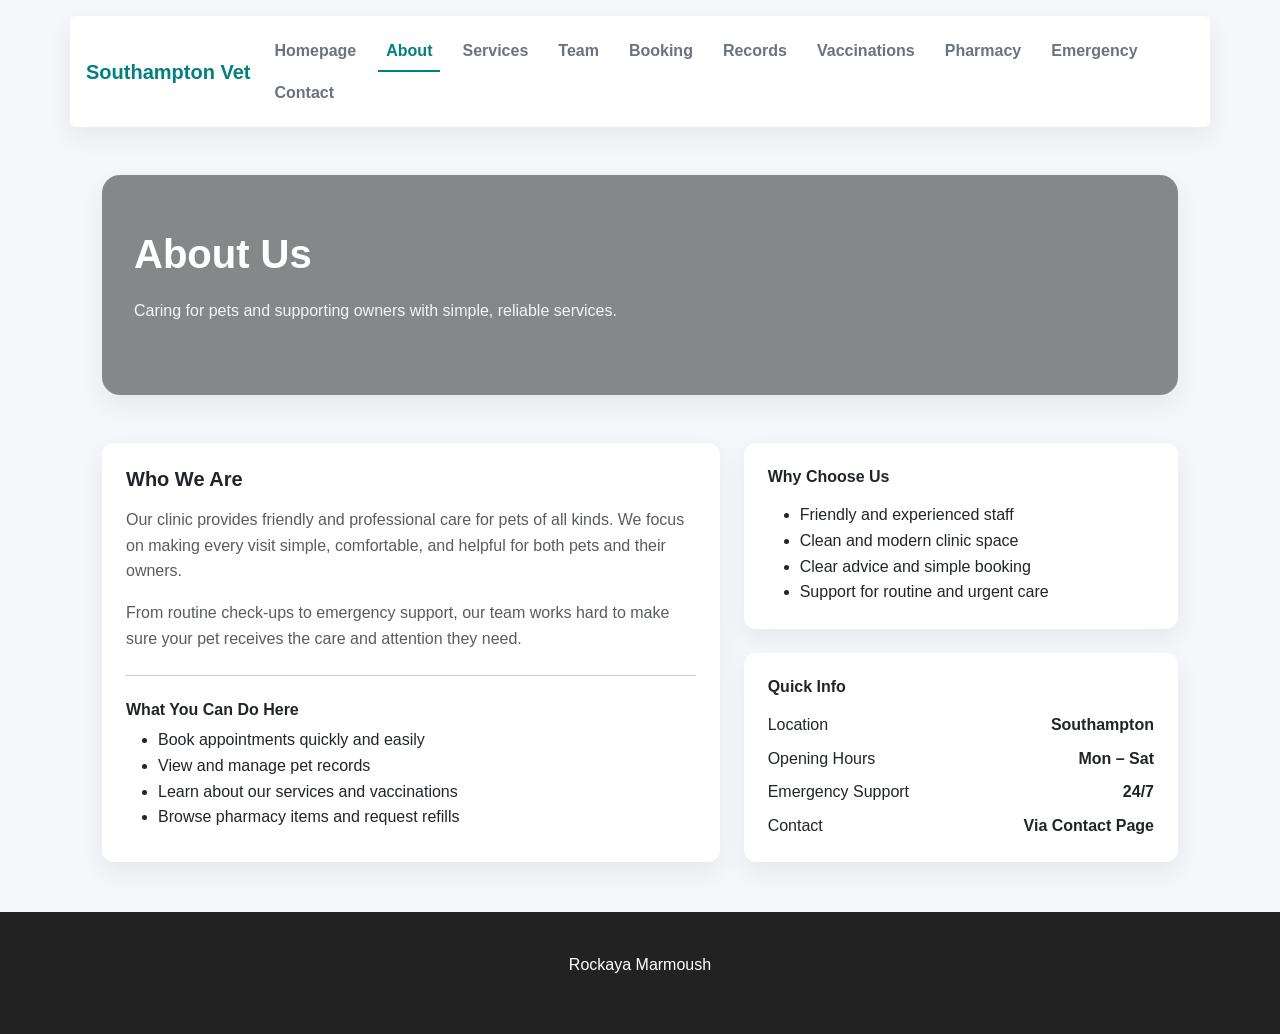
<file: about.html>
<!DOCTYPE html>
<html lang="en">
<head>
    <meta charset="UTF-8">
    <meta name="viewport" content="width=device-width, initial-scale=1.0">
    <title>About | Southampton Veterinary Clinic</title>
    <link href="https://cdn.jsdelivr.net/npm/bootstrap@5.3.3/dist/css/bootstrap.min.css" rel="stylesheet" crossorigin="anonymous">
    <link rel="stylesheet" href="style.css">
</head>
<body>
<nav class="navbar navbar-expand-lg navbar-light container bg-white rounded shadow-soft my-3 px-3">
  <div class="container-fluid px-0">
    <a class="navbar-brand fw-bold" href="index.html">
      Southampton Vet
    </a>

    <button class="navbar-toggler" type="button"
      data-bs-toggle="collapse" data-bs-target="#mainNav"
      aria-controls="mainNav" aria-expanded="false" aria-label="Toggle navigation">
      <span class="navbar-toggler-icon"></span>
    </button>

    <div class="collapse navbar-collapse" id="mainNav">
      <ul class="navbar-nav ms-auto flex-wrap">
        <li class="nav-item"><a class="nav-link" href="index.html">Homepage</a></li>
        <li class="nav-item"><a class="nav-link active" href="about.html">About</a></li>
        <li class="nav-item"><a class="nav-link" href="services.html">Services</a></li>
        <li class="nav-item"><a class="nav-link" href="team.html">Team</a></li>
        <li class="nav-item"><a class="nav-link" href="booking.html">Booking</a></li>
        <li class="nav-item"><a class="nav-link" href="records.html">Records</a></li>
        <li class="nav-item"><a class="nav-link" href="vaccinations.html">Vaccinations</a></li>
        <li class="nav-item"><a class="nav-link" href="pharmacy.html">Pharmacy</a></li>
        <li class="nav-item"><a class="nav-link" href="emergency.html">Emergency</a></li>
        <li class="nav-item"><a class="nav-link" href="contact.html">Contact</a></li>
      </ul>
    </div>
  </div>
</nav>

<main class="container my-5">

  <div class="page-banner" style="--banner-url: url('https://images.unsplash.com/photo-1618053448701-5220304dc9ae?q=80&w=1480&auto=format&fit=crop&ixlib=rb-4.1.0&ixid=M3wxMjA3fDB8MHxwaG90by1wYWdlfHx8fGVufDB8fHx8fA%3D%3D');">
    <div class="page-banner-inner">
      <h1>About Us</h1>
      <p>Caring for pets and supporting owners with simple, reliable services.</p>
    </div>
  </div>

  <section class="row g-4">

    <div class="col-12 col-lg-7">
      <div class="card shadow-soft border-0 h-100">
        <div class="card-body p-4">
          <h2 class="h5 fw-semibold mb-3">Who We Are</h2>
          <p class="text-muted">
            Our clinic provides friendly and professional care for pets of all kinds.
            We focus on making every visit simple, comfortable, and helpful for both
            pets and their owners.
          </p>
          <p class="text-muted mb-0">
            From routine check-ups to emergency support, our team works hard to make
            sure your pet receives the care and attention they need.
          </p>

          <hr class="my-4" />

          <h2 class="h6 fw-semibold mb-2">What You Can Do Here</h3>
          <ul class="mb-0">
            <li>Book appointments quickly and easily</li>
            <li>View and manage pet records</li>
            <li>Learn about our services and vaccinations</li>
            <li>Browse pharmacy items and request refills</li>
          </ul>
        </div>
      </div>
    </div>

    <div class="col-12 col-lg-5">
      <div class="d-grid gap-4">

        <div class="card shadow-soft border-0">
          <div class="card-body p-4">
            <h3 class="h6 fw-semibold mb-3">Why Choose Us</h3>
            <ul class="mb-0">
              <li>Friendly and experienced staff</li>
              <li>Clean and modern clinic space</li>
              <li>Clear advice and simple booking</li>
              <li>Support for routine and urgent care</li>
            </ul>
          </div>
        </div>

        <div class="card shadow-soft border-0">
          <div class="card-body p-4">
            <h3 class="h6 fw-semibold mb-3">Quick Info</h3>
            <div class="d-flex justify-content-between mb-2">
              <span>Location</span>
              <span class="fw-semibold">Southampton</span>
            </div>
            <div class="d-flex justify-content-between mb-2">
              <span>Opening Hours</span>
              <span class="fw-semibold">Mon – Sat</span>
            </div>
            <div class="d-flex justify-content-between mb-2">
              <span>Emergency Support</span>
              <span class="fw-semibold">24/7</span>
            </div>
            <div class="d-flex justify-content-between">
              <span>Contact</span>
              <span class="fw-semibold">Via Contact Page</span>
            </div>
          </div>
        </div>

      </div>
    </div>

  </section>

</main>


<footer>
    <p>Rockaya Marmoush</p>
</footer>
<script src="https://cdn.jsdelivr.net/npm/bootstrap@5.3.3/dist/js/bootstrap.bundle.min.js" crossorigin="anonymous"></script>
<script src="main.js"></script>
<script src="transitions.js"></script>
</body>
</html>
</file>
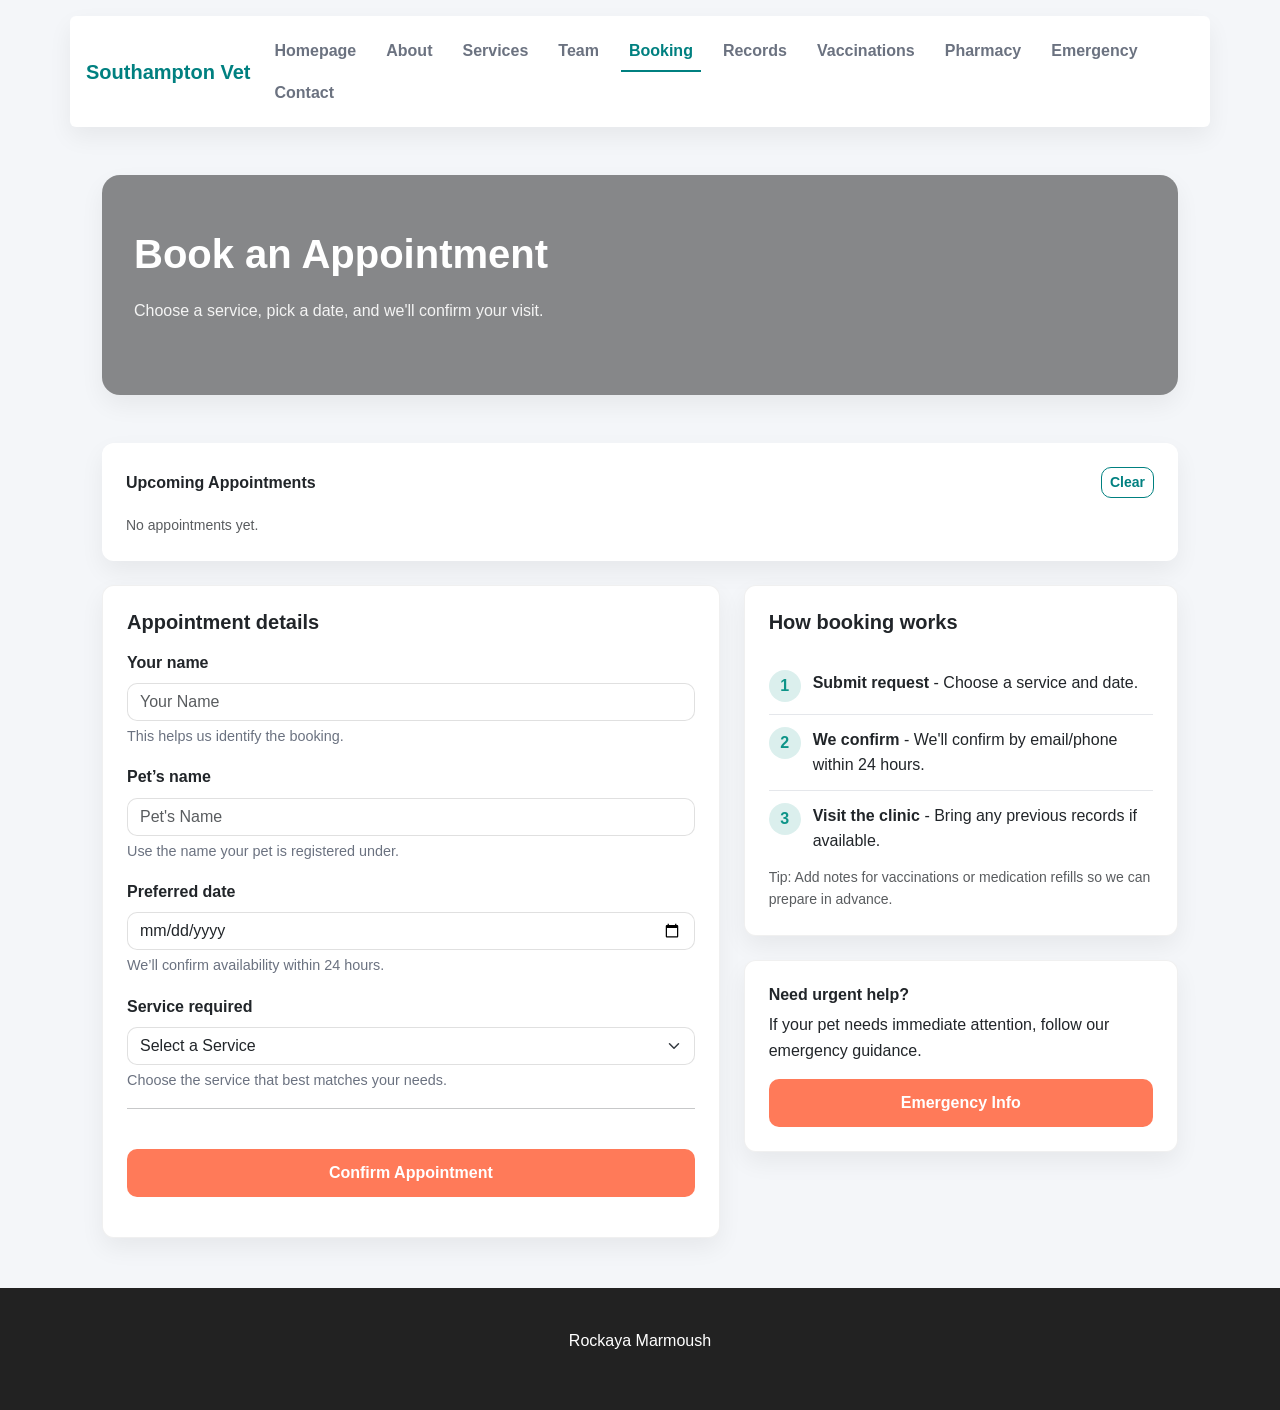
<file: booking.html>
<!DOCTYPE html>
<html lang="en">
<head>
    <meta charset="UTF-8">
    <meta name="viewport" content="width=device-width, initial-scale=1.0">
    <title>Booking | Southampton Veterinary Clinic</title>
    <link href="https://cdn.jsdelivr.net/npm/bootstrap@5.3.3/dist/css/bootstrap.min.css" rel="stylesheet" crossorigin="anonymous">
    <link rel="stylesheet" href="style.css">
</head>
<body>
<nav class="navbar navbar-expand-lg navbar-light container bg-white rounded shadow-soft my-3 px-3">
  <div class="container-fluid px-0">
    <a class="navbar-brand fw-bold" href="index.html">
      Southampton Vet
    </a>

    <button class="navbar-toggler" type="button"
      data-bs-toggle="collapse" data-bs-target="#mainNav"
      aria-controls="mainNav" aria-expanded="false" aria-label="Toggle navigation">
      <span class="navbar-toggler-icon"></span>
    </button>

    <div class="collapse navbar-collapse" id="mainNav">
      <ul class="navbar-nav ms-auto flex-wrap">
        <li class="nav-item"><a class="nav-link" href="index.html">Homepage</a></li>
        <li class="nav-item"><a class="nav-link" href="about.html">About</a></li>
        <li class="nav-item"><a class="nav-link" href="services.html">Services</a></li>
        <li class="nav-item"><a class="nav-link" href="team.html">Team</a></li>
        <li class="nav-item"><a class="nav-link active" href="booking.html">Booking</a></li>
        <li class="nav-item"><a class="nav-link" href="records.html">Records</a></li>
        <li class="nav-item"><a class="nav-link" href="vaccinations.html">Vaccinations</a></li>
        <li class="nav-item"><a class="nav-link" href="pharmacy.html">Pharmacy</a></li>
        <li class="nav-item"><a class="nav-link" href="emergency.html">Emergency</a></li>
        <li class="nav-item"><a class="nav-link" href="contact.html">Contact</a></li>
      </ul>
    </div>
  </div>
</nav>
<main class="container my-5">
  <div class="page-banner" style="--banner-url: url('https://images.unsplash.com/photo-1763568258146-327135593012?q=80&w=1002&auto=format&fit=crop&ixlib=rb-4.1.0&ixid=M3wxMjA3fDB8MHxwaG90by1wYWdlfHx8fGVufDB8fHx8fA%3D%3D');">
    <div class="page-banner-inner">
      <h1>Book an Appointment</h1>
      <p>Choose a service, pick a date, and we'll confirm your visit.</p>
    </div>
  </div>
  <div class="my-4"></div>
  <div class="card shadow-soft border-0">
    <div class="card-body p-4">
      <div class="d-flex align-items-center justify-content-between flex-wrap gap-2">
      <h2 class="h6 fw-semibold mb-0">Upcoming Appointments</h2>
      <button id="clearBookingsBtn" class="btn btn-outline-danger btn-sm">Clear</button>
    </div>

    <div id="bookingsList" class="mt-3 text-muted small">
      No appointments yet.
    </div>
    </div>
  </div>

  <div class="my-4"></div>
  
    <div class="row g-4 align-items-start">
      <div class="col-12 col-lg-7">
        <form id="bookingForm" class="card shadow-soft p-4">
            <h2 class="h5 fw-semibold mb-3">Appointment details</h2>
            <div class="mb-3">
            <label for="ownerName" class="form-label fw-semibold mb-2">Your name</label>
            <input type="text" id="ownerName" class="form-control" placeholder="Your Name" required>
            <div class="form-text mt-1">This helps us identify the booking.</div>
            </div>
            <div class="mb-3">
            <label for="petName" class="form-label fw-semibold mb-2">Pet’s name</label>
            <input type="text" id="petName" class="form-control" placeholder="Pet's Name" required>
            <div class="form-text mt-1">Use the name your pet is registered under.</div>
            </div>
            <div class="mb-3">
            <label for="appointmentDate" class="form-label fw-semibold mb-2">Preferred date</label>
            <input type="date" id="appointmentDate" class="form-control" required>
            <div class="form-text mt-1">We’ll confirm availability within 24 hours.</div>
            </div>
            <div class="mb-3">
            <label for="serviceType" class="form-label fw-semibold mb-2">Service required</label>
            <select id="serviceType" class="form-select" required>
                <option value="" disabled selected>Select a Service</option>
                <option value="checkup">General Check-up</option>
                <option value="vaccination">Vaccination</option>
                <option value="surgery">Surgery</option>
                <option value="dental care">Dental Care</option>
                <option value="pharmacy">Pharmacy</option>
                <option value="emergency care">Emergency Care</option>
            </select>
            <div class="form-text mt-1">Choose the service that best matches your needs.</div>
            <hr class="my-3">
            </div>
            <button type="submit" class="btn btn-primary w-100 mt-2">Confirm Appointment</button>
            <div id="formFeedback" class="mt-3"></div>
        </form>
      </div>
      <div class="col-12 col-lg-5 d-flex flex-column gap-4">
        <div class="card shadow-soft p-4">

          <h2 class="h5 fw-semibold mb-4">How booking works</h2>
          <ol class="booking-steps">
            <li>
              <span class="step-number">1</span>
              <div>
                <strong>Submit request</strong> - Choose a service and date.
              </div>
            </li>
            <li>
              <span class="step-number">2</span>
              <div>
                <strong>We confirm</strong> - We'll confirm by email/phone within 24 hours.
              </div>
            </li>
            <li>
              <span class="step-number">3</span>
              <div>
                <strong>Visit the clinic</strong> - Bring any previous records if available.
              </div>
            </li>
          </ol>
          <p class="small text-muted mb-0">Tip: Add notes for vaccinations or medication refills so we can prepare in advance.</p>
        </div>
        <div class="card shadow-soft p-4">
          <h3 class="h6 fw-semibold mb-2">Need urgent help?</h3>
          <p class="mb-3">If your pet needs immediate attention, follow our emergency guidance.</p>
          <a href="emergency.html" class="btn btn-primary w-100">Emergency Info</a>
        </div>
      </div>
    </div>
</main>
<footer>
    <p>Rockaya Marmoush</p>
</footer>
<script src="https://cdn.jsdelivr.net/npm/bootstrap@5.3.3/dist/js/bootstrap.bundle.min.js" crossorigin="anonymous"></script>
<script src="main.js"></script>
<script src="transitions.js"></script>
</body>
</html>
</file>
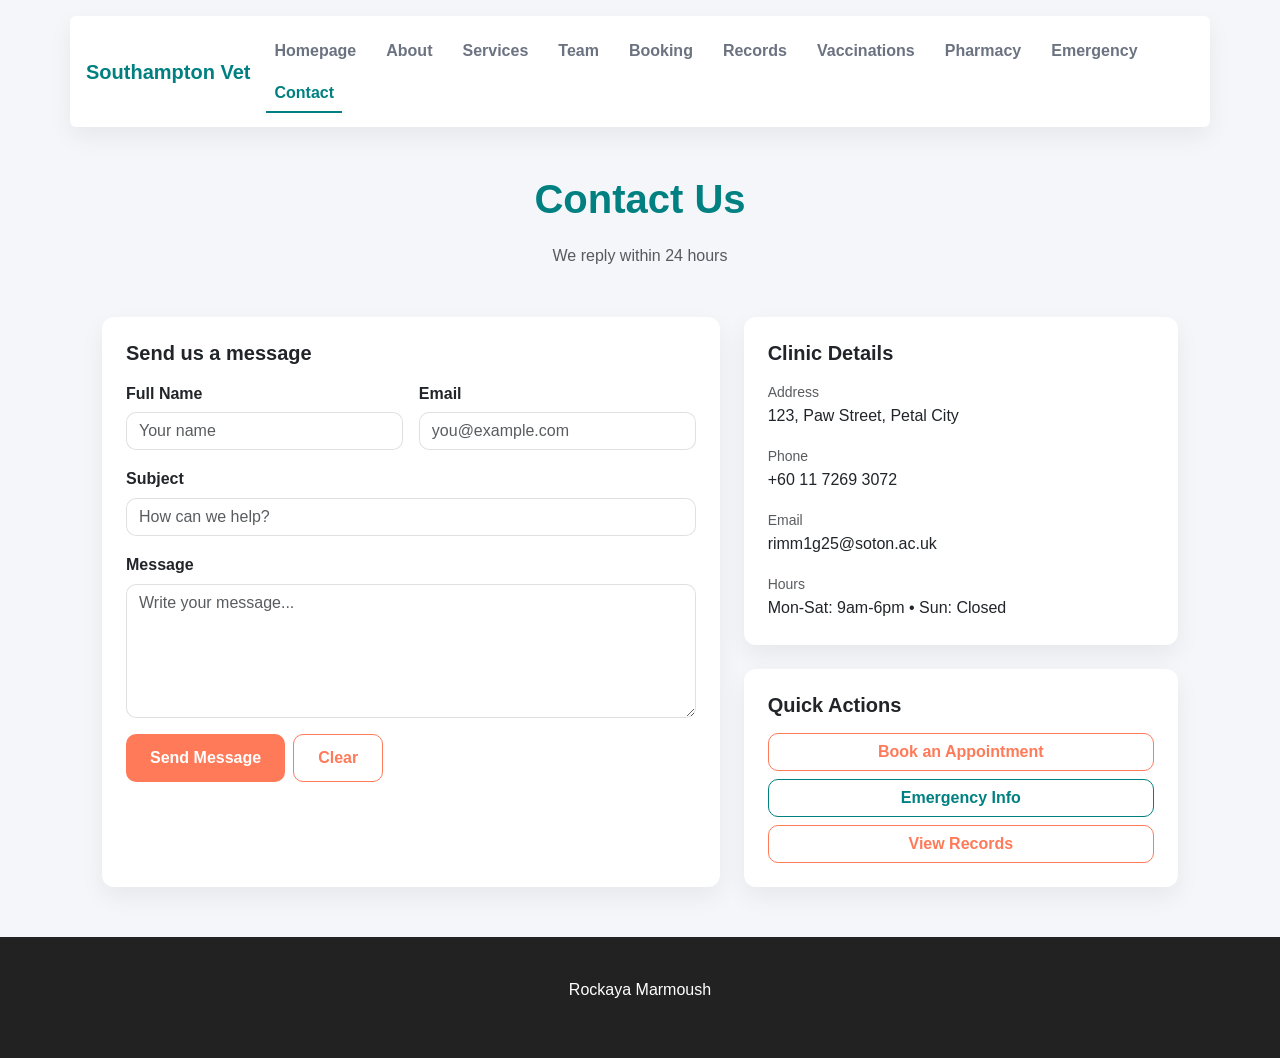
<file: contact.html>
<!DOCTYPE html>
<html lang="en">
<head>
    <meta charset="UTF-8">
    <meta name="viewport" content="width=device-width, initial-scale=1.0">
    <title>Contact | Southampton Veterinary Clinic</title>
    <link href="https://cdn.jsdelivr.net/npm/bootstrap@5.3.3/dist/css/bootstrap.min.css" rel="stylesheet" crossorigin="anonymous">
    <link rel="stylesheet" href="style.css">
</head>
<body class="contact-page">
<nav class="navbar navbar-expand-lg navbar-light container bg-white rounded shadow-soft my-3 px-3">
  <div class="container-fluid px-0">
    <a class="navbar-brand fw-bold" href="index.html">
      Southampton Vet
    </a>

    <button class="navbar-toggler" type="button"
      data-bs-toggle="collapse" data-bs-target="#mainNav"
      aria-controls="mainNav" aria-expanded="false" aria-label="Toggle navigation">
      <span class="navbar-toggler-icon"></span>
    </button>

    <div class="collapse navbar-collapse" id="mainNav">
      <ul class="navbar-nav ms-auto flex-wrap">
        <li class="nav-item"><a class="nav-link" href="index.html">Homepage</a></li>
        <li class="nav-item"><a class="nav-link" href="about.html">About</a></li>
        <li class="nav-item"><a class="nav-link" href="services.html">Services</a></li>
        <li class="nav-item"><a class="nav-link" href="team.html">Team</a></li>
        <li class="nav-item"><a class="nav-link" href="booking.html">Booking</a></li>
        <li class="nav-item"><a class="nav-link" href="records.html">Records</a></li>
        <li class="nav-item"><a class="nav-link" href="vaccinations.html">Vaccinations</a></li>
        <li class="nav-item"><a class="nav-link" href="pharmacy.html">Pharmacy</a></li>
        <li class="nav-item"><a class="nav-link" href="emergency.html">Emergency</a></li>
        <li class="nav-item"><a class="nav-link active" href="contact.html">Contact</a></li>
      </ul>
    </div>
  </div>
</nav>

<main class="container my-5 contact-page">
  <section class="text-center mb-5">
    <h1 class="fw-bold">Contact Us</h1>
    <p class="text-muted mb-0">We reply within 24 hours</p>
  </section>

  <section class="row g-4 align-items-stretch">
    <div class="col-12 col-lg-7">
      <div class="card shadow-soft border-0 h-100">
        <div class="card-body p-4">
          <h5 class="fw-semibold mb-3">Send us a message</h5>
          <form id="contactForm">
            <div class="row g-3">
              <div class="col-12 col-md-6">
                <label for="contactName" class="form-label">Full Name</label>
                <input type="text" class="form-control" id="contactName" placeholder="Your name" required>
              </div>
              <div class="col-12 col-md-6">
                <label for="contactEmail" class="form-label">Email</label>
                <input type="email" class="form-control" id="contactEmail" placeholder="you@example.com" required>
              </div>
              <div class="col-12">
                <label for="contactSubject" class="form-label">Subject</label>
                <input type="text" class="form-control" id="contactSubject" placeholder="How can we help?" required>
              </div>
              <div class="col-12">
                <label for="contactMessage" class="form-label">Message</label>
                <textarea class="form-control" id="contactMessage" rows="5" placeholder="Write your message..." required></textarea>
              </div>
              <div class="col-12 d-flex gap-2 flex-wrap">
                <button type="submit" class="btn btn-primary px-4">Send Message</button>
                <button type="reset" class="btn btn-outline-secondary px-4">Clear</button>
                <div id="contactFeedback" class="ms-auto small text-muted"></div>
              </div>
            </div>
          </form>
        </div>
      </div>
    </div>
    <div class="col-12 col-lg-5">
      <div class="d-grid gap-4">
        <div class="card shadow-soft border-0">
          <div class="card-body p-4">
            <h5 class="fw-semibold mb-3">Clinic Details</h5>
            <div class="mb-3">
              <div class="text-muted small">Address</div>
              <div class="fw-medium">123, Paw Street, Petal City</div>
            </div>
            <div class="mb-3">
              <div class="text-muted small">Phone</div>
              <div class="fw-medium">+60 11 7269 3072</div>
            </div>
            <div class="mb-3">
              <div class="text-muted small">Email</div>
              <div class="fw-medium">rimm1g25@soton.ac.uk</div>
            </div>
            <div class="mb-0">
              <div class="text-muted small">Hours</div>
              <div class="fw-medium">Mon-Sat: 9am-6pm • Sun: Closed</div>
            </div>
          </div>
        </div>
          <div class="card shadow-soft border-0">
            <div class="card-body p-4">
              <h5 class="fw-semibold mb-3">Quick Actions</h5>
              <div class="d-grid gap-2">
                <a href="booking.html" class="btn btn-outline-primary">Book an Appointment</a>
                <a href="emergency.html" class="btn btn-outline-danger">Emergency Info</a>
                <a href="records.html" class="btn btn-outline-secondary">View Records</a>
              </div> 
            </div>
          </div>
        </div>
      </div>
    </div>
  </section>
</main>

<footer>
    <p>Rockaya Marmoush</p>
</footer>
<script src="https://cdn.jsdelivr.net/npm/bootstrap@5.3.3/dist/js/bootstrap.bundle.min.js" crossorigin="anonymous"></script>
<script src="main.js"></script>
<script src="transitions.js"></script>
</body>
</html>
</file>
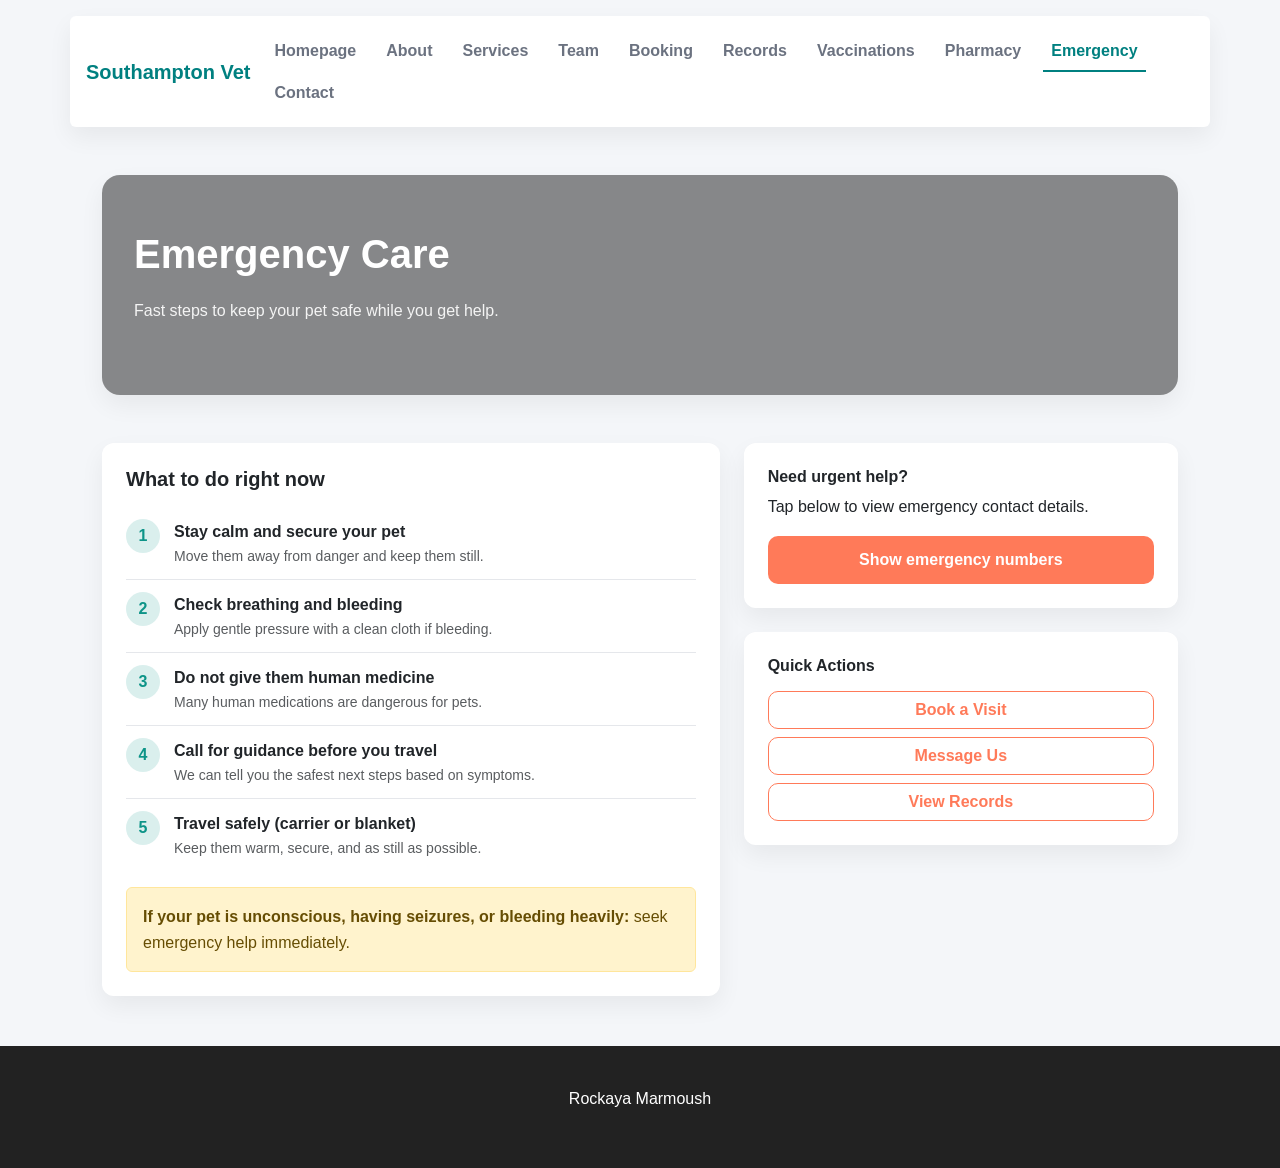
<file: emergency.html>
<!DOCTYPE html>
<html lang="en">
<head>
    <meta charset="UTF-8">
    <meta name="viewport" content="width=device-width, initial-scale=1.0">
    <title>Emergency | Southampton Veterinary Clinic</title>
    <link href="https://cdn.jsdelivr.net/npm/bootstrap@5.3.3/dist/css/bootstrap.min.css" rel="stylesheet" crossorigin="anonymous">
    <link rel="stylesheet" href="style.css">
</head>
<body>
<nav class="navbar navbar-expand-lg navbar-light container bg-white rounded shadow-soft my-3 px-3">
  <div class="container-fluid px-0">
    <a class="navbar-brand fw-bold" href="index.html">
      Southampton Vet
    </a>

    <button class="navbar-toggler" type="button"
      data-bs-toggle="collapse" data-bs-target="#mainNav"
      aria-controls="mainNav" aria-expanded="false" aria-label="Toggle navigation">
      <span class="navbar-toggler-icon"></span>
    </button>

    <div class="collapse navbar-collapse" id="mainNav">
      <ul class="navbar-nav ms-auto flex-wrap">
        <li class="nav-item"><a class="nav-link" href="index.html">Homepage</a></li>
        <li class="nav-item"><a class="nav-link" href="about.html">About</a></li>
        <li class="nav-item"><a class="nav-link" href="services.html">Services</a></li>
        <li class="nav-item"><a class="nav-link" href="team.html">Team</a></li>
        <li class="nav-item"><a class="nav-link" href="booking.html">Booking</a></li>
        <li class="nav-item"><a class="nav-link" href="records.html">Records</a></li>
        <li class="nav-item"><a class="nav-link" href="vaccinations.html">Vaccinations</a></li>
        <li class="nav-item"><a class="nav-link" href="pharmacy.html">Pharmacy</a></li>
        <li class="nav-item"><a class="nav-link active" href="emergency.html">Emergency</a></li>
        <li class="nav-item"><a class="nav-link" href="contact.html">Contact</a></li>
      </ul>
    </div>
  </div>
</nav>

<main class="container my-5 emergency-page">
      <div class="page-banner" style="--banner-url: url('https://images.unsplash.com/photo-1645081795900-c6d49d95af90?q=80&w=1171&auto=format&fit=crop&ixlib=rb-4.1.0&ixid=M3wxMjA3fDB8MHxwaG90by1wYWdlfHx8fGVufDB8fHx8fA%3D%3D');">
      <div class="page-banner-inner">
        <h1>Emergency Care</h1>
        <p>Fast steps to keep your pet safe while you get help.</p>
      </div>
      </div>

<section class="row g-4 align-items-start">
    <div class="col-12 col-lg-7 ">
        <div class="card shadow-soft border-0">
            <div class="card-body p-4">
                <h2 class="h5 fw-semibold mb-3">What to do right now</h2>
                <ol class="emergency-steps">
                    <li>
                        <span class="step-dot">1</span>
                        <div>
                            <strong>Stay calm and secure your pet</strong>
                            <div class="text-muted small">Move them away from danger and keep them still.</div>
                        </div>
                    </li>
                    <li>
                        <span class="step-dot">2</span>
                        <div>
                            <strong>Check breathing and bleeding</strong>
                            <div class="text-muted small">Apply gentle pressure with a clean cloth if bleeding.</div>
                        </div>
                    </li>
                    <li>
                        <span class="step-dot">3</span>
                        <div>
                            <strong>Do not give them human medicine</strong>
                            <div class="text-muted small">Many human medications are dangerous for pets.</div>
                        </div>
                    </li>
                    <li>
                        <span class="step-dot">4</span>
                        <div>
                            <strong>Call for guidance before you travel</strong>
                            <div class="text-muted small">We can tell you the safest next steps based on symptoms.</div>
                        </div>
                    </li>
                    <li>
                        <span class="step-dot">5</span>
                        <div>
                            <strong>Travel safely (carrier or blanket)</strong>
                            <div class="text-muted small">Keep them warm, secure, and as still as possible.</div>
                        </div>
                    </li>
                </ol>

                <div class="alert alert-warning mb-0 mt-3">
                    <strong>If your pet is unconscious, having seizures, or bleeding heavily:</strong>
                    seek emergency help immediately.
                </div>

            </div>
        </div>
    </div>

    <div class="col-12 col-lg-5">
        <div class="d-grid gap-4 emergency-sticky">
            <div class="card shadow-soft border-0">
                <div class="card-body p-4">
                    <h3 class="h6 fw-semibold mb-2">Need urgent help?</h3>
                    <p class="mb-3">Tap below to view emergency contact details.</p>

                    <button id="toggleNumbers" class="btn btn-primary w-100">Show emergency numbers</button>

                    <div id="emergencyNumbers" class="mt-3 d-none">
                        <div class="small text-muted">Clinic Phone</div>
                        <div class="fw-semibold mb-2">+60 12-345 6789</div>
                        <div class="small text-muted">After-hours</div>
                        <div class="fw-semibold">+60 11-222 3333</div>
                    </div>
                </div>
            </div>

    <div class="card shadow-soft border-0">
        <div class="card-body p-4">
            <h3 class="h6 fw-semibold mb-3">Quick Actions</h3>

            <div class="d-grid gap-2">
                <a href="booking.html" class="btn btn-outline-primary">Book a Visit</a>
                <a href="contact.html" class="btn btn-outline-secondary">Message Us</a>
                <a href="records.html" class="btn btn-outline-primary">View Records</a>
            </div>
        </div>
    </div>

        </div>
    </div>

</section>
</main>

<footer>
    <p>Rockaya Marmoush</p>
</footer>
<script src="https://cdn.jsdelivr.net/npm/bootstrap@5.3.3/dist/js/bootstrap.bundle.min.js" crossorigin="anonymous"></script>
<script src="main.js"></script>
<script src="transitions.js"></script>
</body>
</html>
</file>
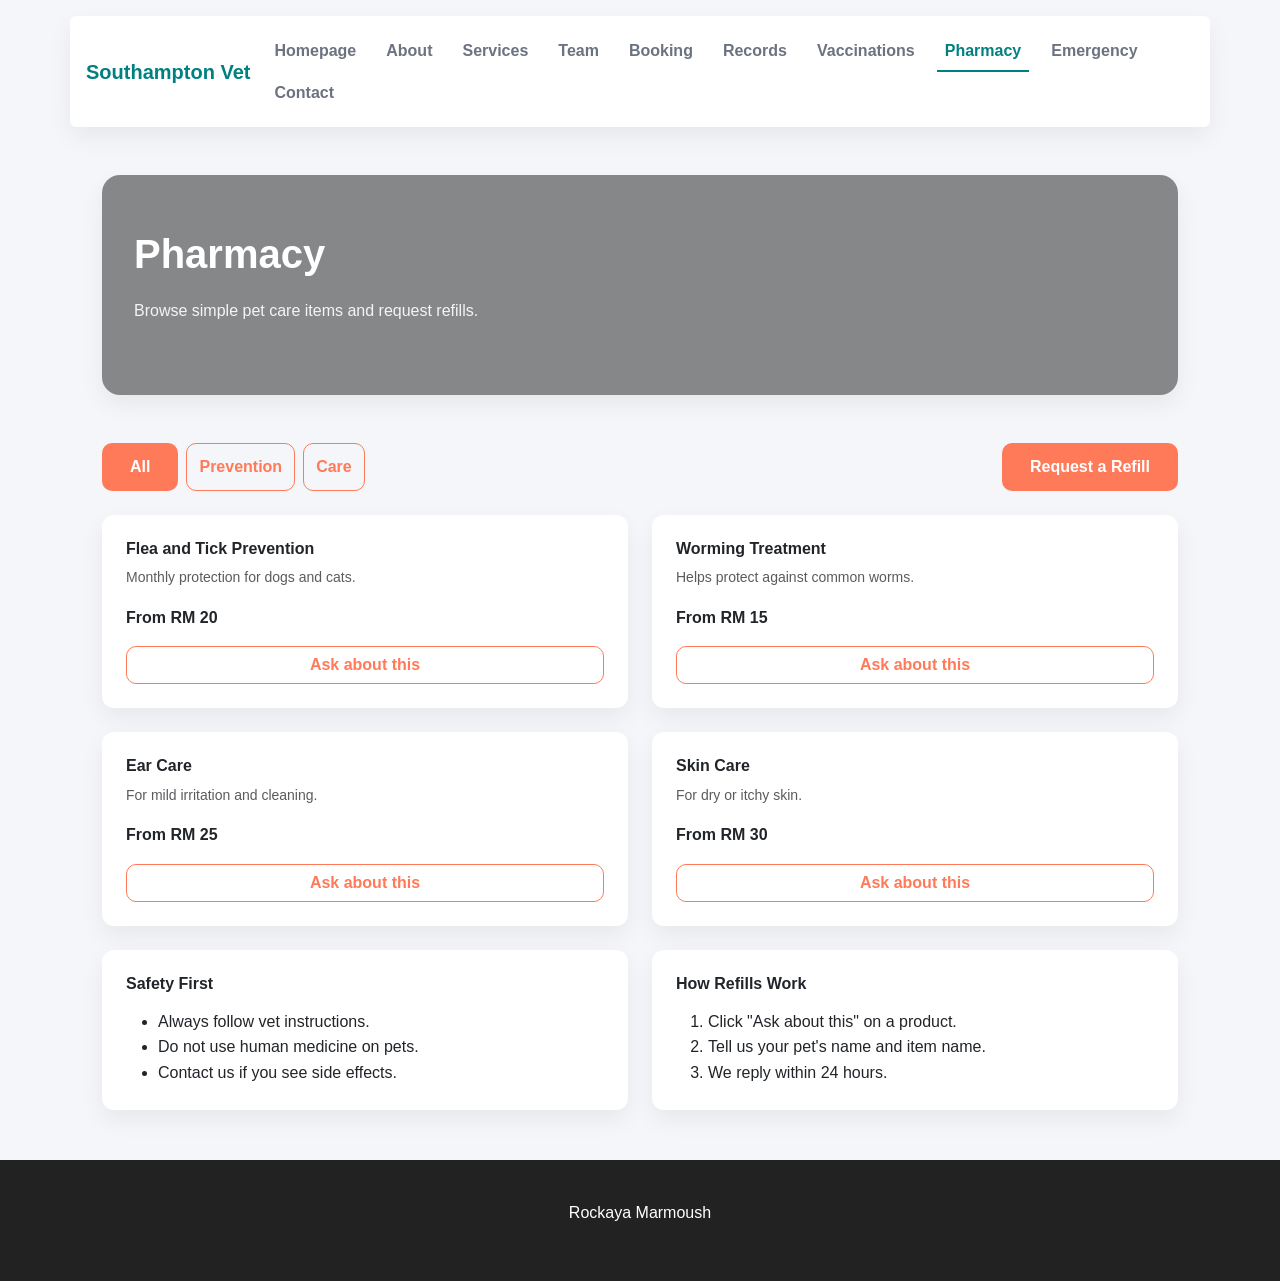
<file: pharmacy.html>
<!DOCTYPE html>
<html lang="en">
<head>
    <meta charset="UTF-8">
    <meta name="viewport" content="width=device-width, initial-scale=1.0">
    <title>Pharmacy | Southampton Veterinary Clinic</title>
    <link href="https://cdn.jsdelivr.net/npm/bootstrap@5.3.3/dist/css/bootstrap.min.css" rel="stylesheet" crossorigin="anonymous">
    <link rel="stylesheet" href="style.css">
</head>
<body>
<nav class="navbar navbar-expand-lg navbar-light container bg-white rounded shadow-soft my-3 px-3">
  <div class="container-fluid px-0">
    <a class="navbar-brand fw-bold" href="index.html">
      Southampton Vet
    </a>

    <button class="navbar-toggler" type="button"
      data-bs-toggle="collapse" data-bs-target="#mainNav"
      aria-controls="mainNav" aria-expanded="false" aria-label="Toggle navigation">
      <span class="navbar-toggler-icon"></span>
    </button>

    <div class="collapse navbar-collapse" id="mainNav">
      <ul class="navbar-nav ms-auto flex-wrap">
        <li class="nav-item"><a class="nav-link" href="index.html">Homepage</a></li>
        <li class="nav-item"><a class="nav-link" href="about.html">About</a></li>
        <li class="nav-item"><a class="nav-link" href="services.html">Services</a></li>
        <li class="nav-item"><a class="nav-link" href="team.html">Team</a></li>
        <li class="nav-item"><a class="nav-link" href="booking.html">Booking</a></li>
        <li class="nav-item"><a class="nav-link" href="records.html">Records</a></li>
        <li class="nav-item"><a class="nav-link" href="vaccinations.html">Vaccinations</a></li>
        <li class="nav-item"><a class="nav-link active" href="pharmacy.html">Pharmacy</a></li>
        <li class="nav-item"><a class="nav-link" href="emergency.html">Emergency</a></li>
        <li class="nav-item"><a class="nav-link" href="contact.html">Contact</a></li>
      </ul>
    </div>
  </div>
</nav>

<main class="container my-5">
  <div class="page-banner" style="--banner-url: url('https://images.unsplash.com/photo-1631549916768-4119b2e5f926?q=80&w=1479&auto=format&fit=crop&ixlib=rb-4.1.0&ixid=M3wxMjA3fDB8MHxwaG90by1wYWdlfHx8fGVufDB8fHx8fA%3D%3D');">
    <div class="page-banner-inner">
      <h1>Pharmacy</h1>
      <p>Browse simple pet care items and request refills.</p>
    </div>
  </div>

  <div class="d-flex flex-wrap gap-2 mb-4">
    <button id="phAll" class="btn btn-primary">All</button>
    <button id="phPrev" class="btn btn-outline-primary">Prevention</button>
    <button id="phCare" class="btn btn-outline-primary">Care</button>
    <a href="contact.html" class="btn btn-primary ms-lg-auto">Request a Refill</a>
  </div>

  <section class="row g-4">
    <div class="col-12 col-md-6 pharmacy-item" data-cat="prev">
      <div class="card shadow-soft border-0 h-100">
        <div class="card-body p-4 d-flex flex-column">
          <h2 class="h6 fw-semibold">Flea and Tick Prevention</h2>
          <p class="text-muted small">Monthly protection for dogs and cats.</p>
          <div class="fw-bold mb-3">From RM 20</div>
          <a href="contact.html" class="btn btn-outline-primary w-100 mt-auto">Ask about this</a>
        </div>
      </div>
    </div>

    <div class="col-12 col-md-6 pharmacy-item" data-cat="prev">
      <div class="card shadow-soft border-0 h-100">
        <div class="card-body p-4 d-flex flex-column">
          <h2 class="h6 fw-semibold">Worming Treatment</h2>
          <p class="text-muted small">Helps protect against common worms.</p>
          <div class="fw-bold mb-3">From RM 15</div>
          <a href="contact.html" class="btn btn-outline-primary w-100 mt-auto">Ask about this</a>
        </div>
      </div>
    </div>

    <div class="col-12 col-md-6 pharmacy-item" data-cat="care">
      <div class="card shadow-soft border-0 h-100">
        <div class="card-body p-4 d-flex flex-column">
          <h2 class="h6 fw-semibold">Ear Care</h2>
          <p class="text-muted small">For mild irritation and cleaning.</p>
          <div class="fw-bold mb-3">From RM 25</div>
          <a href="contact.html" class="btn btn-outline-primary w-100 mt-auto">Ask about this</a>
        </div>
      </div>
    </div>

    <div class="col-12 col-md-6 pharmacy-item" data-cat="care">
      <div class="card shadow-soft border-0 h-100">
        <div class="card-body p-4 d-flex flex-column">
          <h2 class="h6 fw-semibold">Skin Care</h2>
          <p class="text-muted small">For dry or itchy skin.</p>
          <div class="fw-bold mb-3">From RM 30</div>
          <a href="contact.html" class="btn btn-outline-primary w-100 mt-auto">Ask about this</a>
        </div>
      </div>
    </div>

    <div class="col-12 col-md-6">
      <div class="card shadow-soft border-0 h-100">
        <div class="card-body p-4">
          <h3 class="h6 fw-semibold mb-3">Safety First</h3>
          <ul class="mb-0">
            <li>Always follow vet instructions.</li>
            <li>Do not use human medicine on pets.</li>
            <li>Contact us if you see side effects.</li>
          </ul>
        </div>
      </div>
    </div>

    <div class="col-12 col-md-6">
      <div class="card shadow-soft border-0 h-100">
        <div class="card-body p-4">
          <h3 class="h6 fw-semibold mb-3">How Refills Work</h3>
          <ol class="mb-0">
            <li>Click "Ask about this" on a product.</li>
            <li>Tell us your pet's name and item name.</li>
            <li>We reply within 24 hours.</li>
          </ol>
        </div>
      </div>
    </div>

  </section>
</main>

<footer>
    <p>Rockaya Marmoush</p>
</footer>
<script src="https://cdn.jsdelivr.net/npm/bootstrap@5.3.3/dist/js/bootstrap.bundle.min.js" crossorigin="anonymous"></script>
<script src="main.js"></script>
<script src="transitions.js"></script>
</body>
</html>
</file>
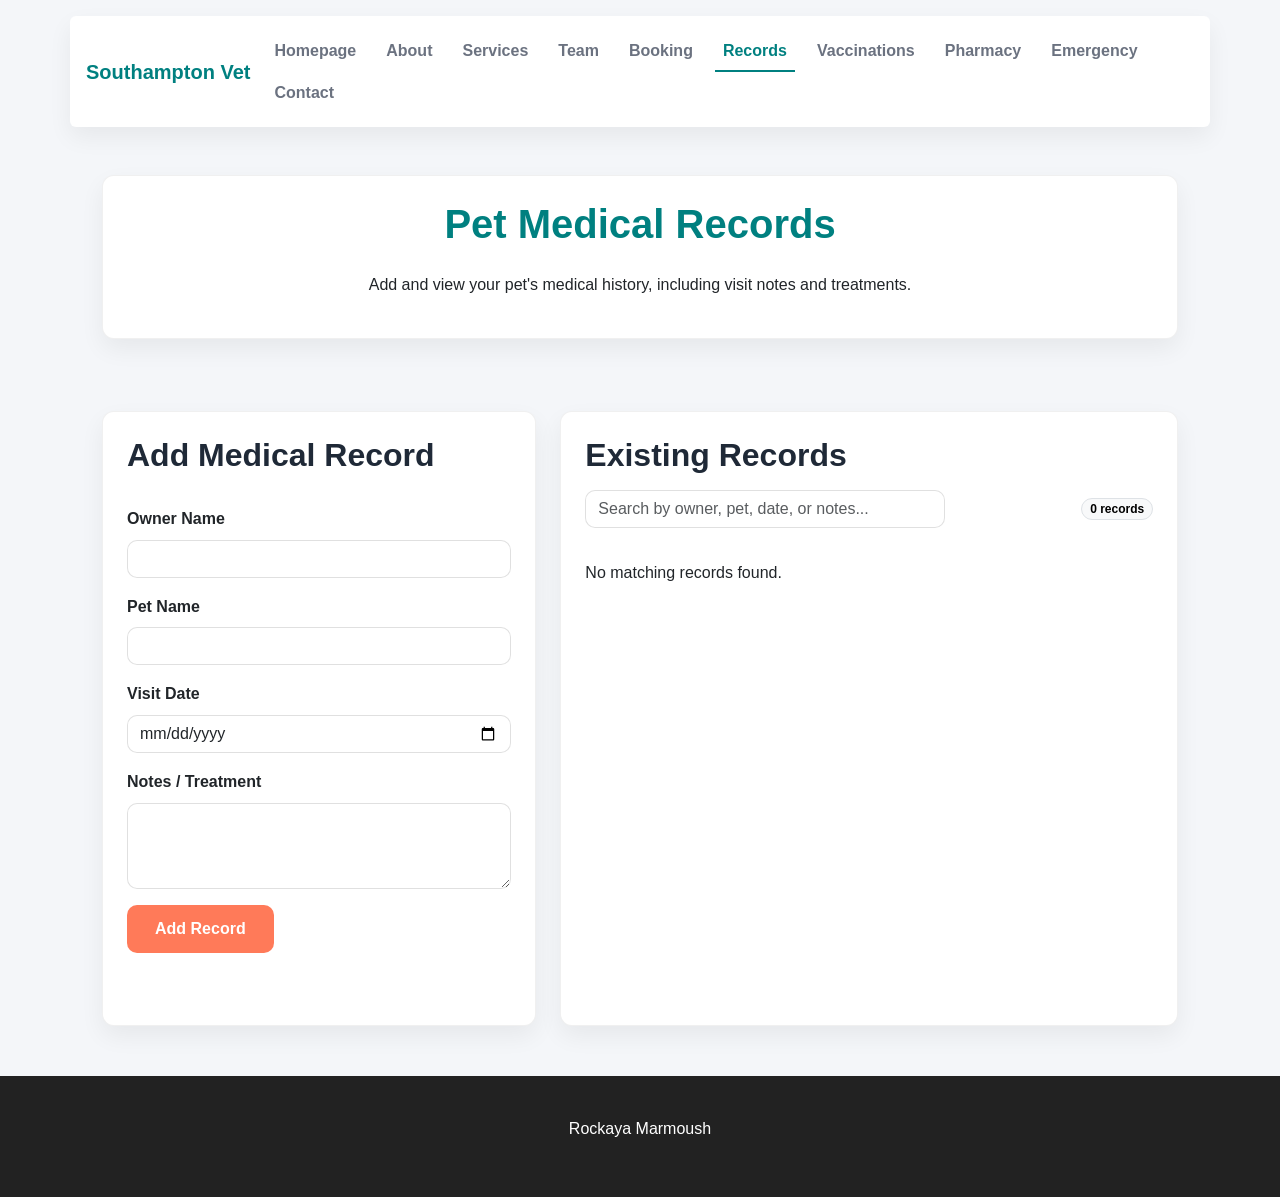
<file: records.html>
<!DOCTYPE html>
<html lang="en">
<head>
    <meta charset="UTF-8">
    <meta name="viewport" content="width=device-width, initial-scale=1.0">
    <title>Records | Southampton Veterinary Clinic</title>
    <link href="https://cdn.jsdelivr.net/npm/bootstrap@5.3.3/dist/css/bootstrap.min.css" rel="stylesheet" crossorigin="anonymous">
    <link rel="stylesheet" href="style.css">
</head>
<body>
<nav class="navbar navbar-expand-lg navbar-light container bg-white rounded shadow-soft my-3 px-3">
  <div class="container-fluid px-0">
    <a class="navbar-brand fw-bold" href="index.html">
      Southampton Vet
    </a>

    <button class="navbar-toggler" type="button"
      data-bs-toggle="collapse" data-bs-target="#mainNav"
      aria-controls="mainNav" aria-expanded="false" aria-label="Toggle navigation">
      <span class="navbar-toggler-icon"></span>
    </button>

    <div class="collapse navbar-collapse" id="mainNav">
      <ul class="navbar-nav ms-auto flex-wrap">
        <li class="nav-item"><a class="nav-link" href="index.html">Homepage</a></li>
        <li class="nav-item"><a class="nav-link" href="about.html">About</a></li>
        <li class="nav-item"><a class="nav-link" href="services.html">Services</a></li>
        <li class="nav-item"><a class="nav-link" href="team.html">Team</a></li>
        <li class="nav-item"><a class="nav-link" href="booking.html">Booking</a></li>
        <li class="nav-item"><a class="nav-link active" href="records.html">Records</a></li>
        <li class="nav-item"><a class="nav-link" href="vaccinations.html">Vaccinations</a></li>
        <li class="nav-item"><a class="nav-link" href="pharmacy.html">Pharmacy</a></li>
        <li class="nav-item"><a class="nav-link" href="emergency.html">Emergency</a></li>
        <li class="nav-item"><a class="nav-link" href="contact.html">Contact</a></li>
      </ul>
    </div>
  </div>
</nav>
<main class="container my-5">
    <section class="page-section card shadow-soft p-4">
        <h1 class="fw-bold mb-4 text-center">Pet Medical Records</h1>
        <p class="text-center">
            Add and view your pet's medical history, including visit notes and treatments.
        </p>
    </section>

    <div class="row g-4 mt-4 align-items-stretch">

    <div class="col-12 col-lg-5">
    <section class="page-section card shadow-soft p-4 h-100">
        <h2 class="fw-semibold mb-3">Add Medical Record</h2>

        <form id="recordsForm" class="mt-3">

            <div class="mb-3">
                <label for="recordOwner" class="form-label">Owner Name</label>
                <input type="text" id="recordOwner" class="form-control" required>
            </div>

            <div class="mb-3">
                <label for="recordPet" class="form-label">Pet Name</label>
                <input type="text" id="recordPet" class="form-control" required>
            </div>

            <div class="mb-3">
                <label for="recordDate" class="form-label">Visit Date</label>
                <input type="date" id="recordDate" class="form-control" required>
            </div>

            <div class="mb-3">
                <label for="recordNotes" class="form-label">Notes / Treatment</label>
                <textarea id="recordNotes" class="form-control" rows="3" required></textarea>
            </div>

            <button type="submit" class="btn btn-primary">
                Add Record
            </button>
        </form>
    </section>
    </div>

    <div class="col-12 col-lg-7">
    <section class="page-section card shadow-soft p-4 h-100">
        <h2 class="fw-semibold mb-3">Existing Records</h2>
        <div class="d-flex flex-wrap gap-2 align-items-center justify-content-between mb-3">
            <input id="recordsSearch" type="text" class="form-control" placeholder="Search by owner, pet, date, or notes..." style="max-width: 360px;">
            <span id="recordsCount" class="badge rounded-pill text-bg-light border">0 records</span>
        </div>
        <div id="recordsList" class="mt-3 records-list">
            <p>No records yet.</p>
        </div>
    </section>
    </div>

    </div>
</main>
    
<footer>
    <p>Rockaya Marmoush</p>
</footer>
<script src="https://cdn.jsdelivr.net/npm/bootstrap@5.3.3/dist/js/bootstrap.bundle.min.js" crossorigin="anonymous"></script>
<script src="main.js"></script>
<script src="transitions.js"></script>
</body>
</html>
</file>
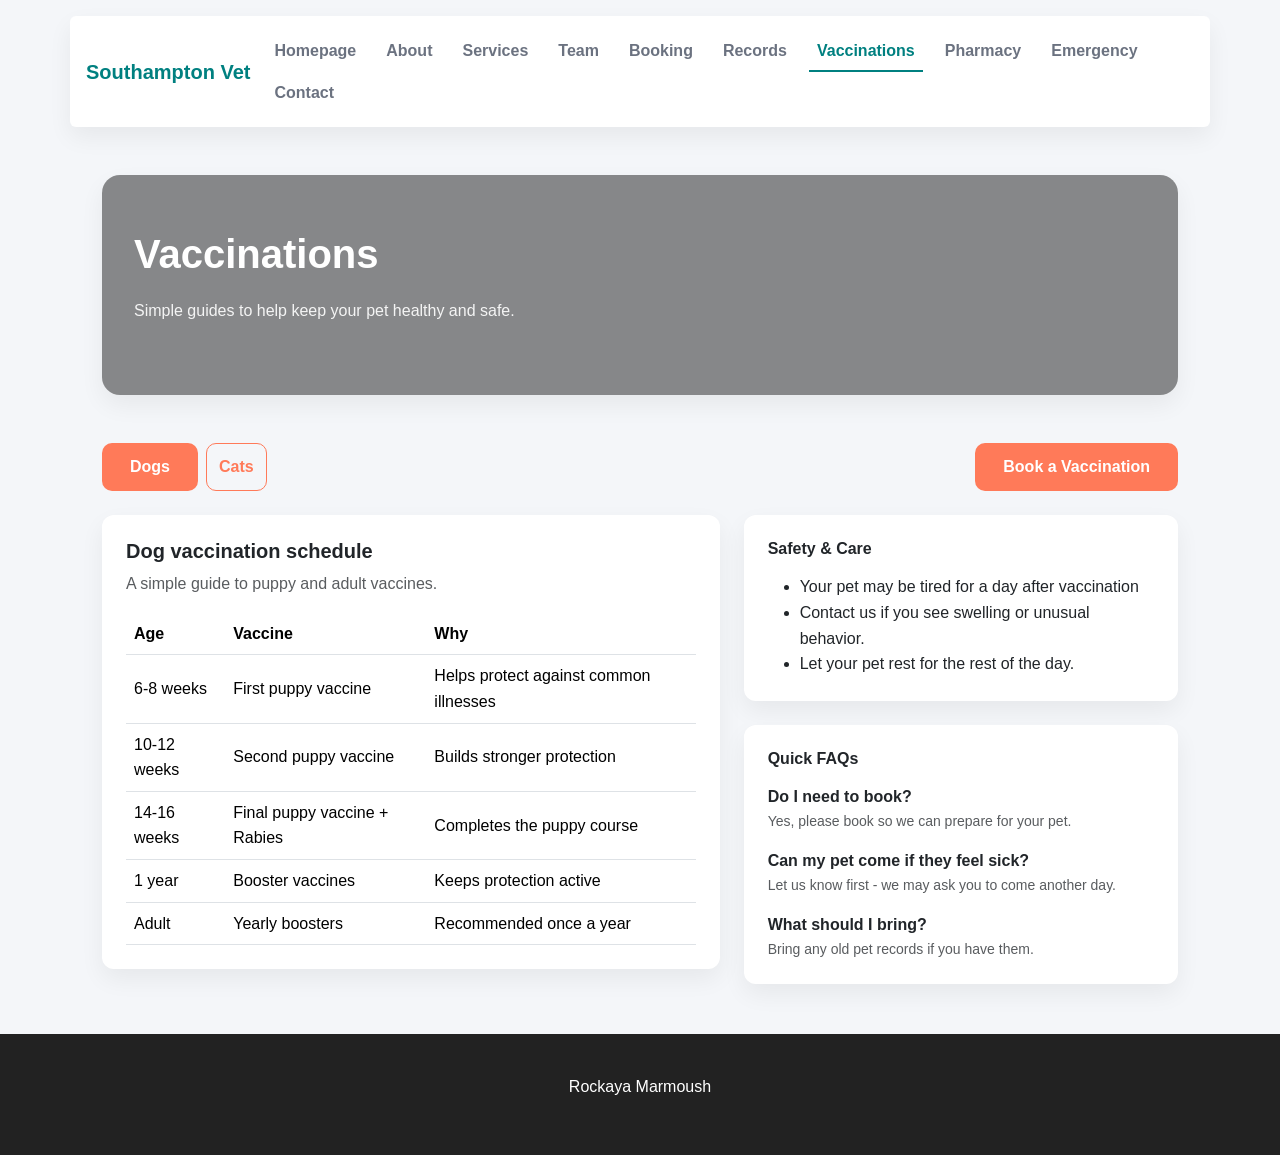
<file: vaccinations.html>
<!DOCTYPE html>
<html lang="en">
<head>
    <meta charset="UTF-8">
    <meta name="viewport" content="width=device-width, initial-scale=1.0">
    <title>Vaccinations | Southampton Veterinary Clinic</title>
    <link href="https://cdn.jsdelivr.net/npm/bootstrap@5.3.3/dist/css/bootstrap.min.css" rel="stylesheet" crossorigin="anonymous">
    <link rel="stylesheet" href="style.css">
</head>
<body>
<nav class="navbar navbar-expand-lg navbar-light container bg-white rounded shadow-soft my-3 px-3">
  <div class="container-fluid px-0">
    <a class="navbar-brand fw-bold" href="index.html">
      Southampton Vet
    </a>

    <button class="navbar-toggler" type="button"
      data-bs-toggle="collapse" data-bs-target="#mainNav"
      aria-controls="mainNav" aria-expanded="false" aria-label="Toggle navigation">
      <span class="navbar-toggler-icon"></span>
    </button>

    <div class="collapse navbar-collapse" id="mainNav">
      <ul class="navbar-nav ms-auto flex-wrap">
        <li class="nav-item"><a class="nav-link" href="index.html">Homepage</a></li>
        <li class="nav-item"><a class="nav-link" href="about.html">About</a></li>
        <li class="nav-item"><a class="nav-link" href="services.html">Services</a></li>
        <li class="nav-item"><a class="nav-link" href="team.html">Team</a></li>
        <li class="nav-item"><a class="nav-link" href="booking.html">Booking</a></li>
        <li class="nav-item"><a class="nav-link" href="records.html">Records</a></li>
        <li class="nav-item"><a class="nav-link active" href="vaccinations.html">Vaccinations</a></li>
        <li class="nav-item"><a class="nav-link" href="pharmacy.html">Pharmacy</a></li>
        <li class="nav-item"><a class="nav-link" href="emergency.html">Emergency</a></li>
        <li class="nav-item"><a class="nav-link" href="contact.html">Contact</a></li>
      </ul>
    </div>
  </div>
</nav>

<main class="container my-5">
    <div class="page-banner" style="--banner-url: url('https://images.unsplash.com/photo-1725409796872-8b41e8eca929?q=80&w=1171&auto=format&fit=crop&ixlib=rb-4.1.0&ixid=M3wxMjA3fDB8MHxwaG90by1wYWdlfHx8fGVufDB8fHx8fA%3D%3D');">
        <div class="page-banner-inner">
            <h1>Vaccinations</h1>
            <p>Simple guides to help keep your pet healthy and safe.</p>
        </div>
    </div>

    <div class="d-flex flex-wrap gap-2 mb-4">
        <button id="btnDogs" class="btn btn-primary">Dogs</button>
        <button id="btnCats" class="btn btn-outline-primary">Cats</button>
        <a href="booking.html" class="btn btn-primary ms-lg-auto">Book a Vaccination</a>
    </div>

    <section class="row g-4 align-items-start">
        <div class="col-12 col-lg-7">
            <div id="dogsSchedule">
                <div class="card shadow-soft border-0">
                    <div class="card-body p-4">
                        <h2 class="h5 fw-semibold mb-2">Dog vaccination schedule</h2>
                        <p class="text-muted mb-3">
                            A simple guide to puppy and adult vaccines.
                        </p> 

                        <div class="table-responsive">
                            <table class="table align-middle mb-0">
                                <thead>
                                    <tr>
                                        <th>Age</th>
                                        <th>Vaccine</th>
                                        <th>Why</th>
                                    </tr>
                                </thead>
                                <tbody>
                                    <tr>
                                        <td>6-8 weeks</td>
                                        <td>First puppy vaccine</td>
                                        <td>Helps protect against common illnesses</td>
                                    </tr>
                                    <tr>
                                        <td>10-12 weeks</td>
                                        <td>Second puppy vaccine</td>
                                        <td>Builds stronger protection</td>
                                    </tr>
                                    <tr>
                                        <td>14-16 weeks</td>
                                        <td>Final puppy vaccine + Rabies</td>
                                        <td>Completes the puppy course</td>
                                    </tr>
                                    <tr>
                                        <td>1 year</td>
                                        <td>Booster vaccines</td>
                                        <td>Keeps protection active</td>
                                    </tr>
                                    <tr>
                                        <td>Adult</td>
                                        <td>Yearly boosters</td>
                                        <td>Recommended once a year</td>
                                    </tr>
                                </tbody>
                            </table>
                        </div>
                    </div>
                </div>
            </div>

            <div id="catsSchedule" class="d-none">
                <div class="card shadow-soft border-0">
                    <div class="card-body p-4">
                        <h2 class="h5 fw-semibold mb-2">Cat vaccination schedule</h2>
                        <p class="text-muted mb-3">
                            A simple guide to kitten and adult vaccines.
                        </p>

                        <div class="table-responsive">
                            <table class="table align-middle mb-0">
                                <thead>
                                    <tr>
                                        <th>Age</th>
                                        <th>Vaccine</th>
                                        <th>Why</th>
                                    </tr>
                                </thead>
                                <tbody>
                                    <tr>
                                        <td>6-8 weeks</td>
                                        <td>First kitten vaccine</td>
                                        <td>Helps protect against common illnesses</td>
                                    </tr>
                                    <tr>
                                        <td>10-12 weeks</td>
                                        <td>Second kitten vaccine</td>
                                        <td>Builds stronger protection</td>
                                    </tr>
                                    <tr>
                                        <td>14-16 weeks</td>
                                        <td>Final kitten vaccine + Rabies</td>
                                        <td>Completes the kitten course</td>
                                    </tr>
                                    <tr>
                                        <td>1 year</td>
                                        <td>Booster vaccines</td>
                                        <td>Keeps protection active</td>
                                    </tr>
                                    <tr>
                                        <td>Adult</td>
                                        <td>Yearly boosters</td>
                                        <td>Recommended once a year</td>
                                    </tr>
                                </tbody>
                            </table>
                        </div>
                    </div>
                </div>
            </div>
        </div>

        <div class="col-12 col-lg-5">
            <div class="d-grid gap-4">
                <div class="card shadow-soft border-0">
                    <div class="card-body p-4">
                        <h3 class="h6 fw-semibold mb-3">Safety & Care</h3>
                        <ul class="mb-0">
                            <li>Your pet may be tired for a day after vaccination</li>
                            <li>Contact us if you see swelling or unusual behavior.</li>
                            <li>Let your pet rest for the rest of the day.</li>
                        </ul>
                    </div>
                </div>

                <div class="card shadow-soft border-0">
                    <div class="card-body p-4">
                        <h3 class="h6 fw-semibold mb-3">Quick FAQs</h3>

                        <div class="mb-3">
                            <div class="fw-semibold">Do I need to book?</div>
                            <div class="text-muted small">
                                Yes, please book so we can prepare for your pet.
                            </div>
                        </div>

                        <div class="mb-3">
                            <div class="fw-semibold">Can my pet come if they feel sick?</div>
                            <div class="text-muted small">
                                Let us know first - we may ask you to come another day.
                            </div>
                        </div>

                        <div class="mb-0">
                            <div class="fw-semibold">What should I bring?</div>
                            <div class="text-muted small">
                                Bring any old pet records if you have them.
                            </div>
                        </div>
                    </div>
                </div>
            </div>
        </div>
    </section>
</main>

<footer>
    <p>Rockaya Marmoush</p>
</footer>
<script src="https://cdn.jsdelivr.net/npm/bootstrap@5.3.3/dist/js/bootstrap.bundle.min.js" crossorigin="anonymous"></script>
<script src="main.js"></script>
<script src="transitions.js"></script>
</body>
</html>
</file>
<file: style.css>
:root {
  --primary-teal: #008080;
  --teal-dark: #006666;

  --text-dark: #1f2937;
  --text-muted: #6b7280;

  --bg-page: #f4f6f9;
  --bg-card: #ffffff;
  --border-soft: rgba(0, 0, 0, 0.06);

  --radius: 12px;
  --shadow-soft: 0 10px 25px rgba(0, 0, 0, 0.06);
}

* {
  box-sizing: border-box;
}

body {
  font-family: "Segoe UI", Roboto, sans-serif;
  background-color: var(--bg-page);
  line-height: 1.6;
  color: var(--text-dark);
}

main.container {
  max-width: 1100px;
}

/* Headings */
h1 {
  font-weight: 700;
  color: var(--primary-teal);
  margin-bottom: 20px;
}

h2, h3, h4 {
  color: var(--text-dark);
}

/* Utility */
.shadow-soft {
  box-shadow: var(--shadow-soft);
}

.page-section {
  margin-bottom: 3rem;
}

/* Navbar */
.navbar {
  padding: 14px 0;
}

.nav-link {
  color: var(--text-muted) !important;
  font-weight: 600;
  margin-right: 14px;
  transition: color 0.2s ease, opacity 0.2s ease;
}

.nav-link:hover {
  color: var(--primary-teal) !important;
  opacity: 0.95;
  text-decoration: none;
}

.nav-link.active {
  color: var(--primary-teal) !important;
  font-weight: 700;
  border-bottom: 2px solid var(--primary-teal);
  padding-bottom: 6px;
}

/* Hero */
#hero {
  background: var(--bg-card);
  border: 1px solid var(--border-soft);
  border-radius: var(--radius);
  box-shadow: var(--shadow-soft);
  padding: 72px 24px;
}

/* Feature columns */
.col-md-4 {
  padding: 28px;
  transition: transform 0.25s ease, box-shadow 0.25s ease;
  border-radius: var(--radius);
}

.col-md-4:hover {
  transform: translateY(-6px);
  box-shadow: var(--shadow-soft);
  background: var(--bg-card);
}

.col-md-4 h3 {
  color: var(--primary-teal);
  margin-bottom: 12px;
}

/* Cards */
.card {
  border: 1px solid var(--border-soft);
  border-radius: var(--radius);
  background-color: var(--bg-card);
}

.card:hover {
  transform: translateY(-2px);
  transition: 0.2s ease;
}

.card-body {
  line-height: 1.6;
}

/* Forms */
label {
  font-weight: 600;
}

.form-control,
.form-select,
textarea {
  border-radius: 10px;
  border: 1px solid rgba(0, 0, 0, 0.12);
}

.form-control:focus,
.form-select:focus,
textarea:focus {
  border-color: rgba(0, 128, 128, 0.6);
  box-shadow: 0 0 0 0.2rem rgba(0, 128, 128, 0.15);
}

/* Footer */
footer {
  background-color: #222;
  color: #fff;
  padding: 40px 16px;
  margin-top: 50px;
  text-align: center;
}

/* Responsive for small screens */
@media (max-width: 768px) {
  #hero {
    padding: 48px 18px;
  }
  .nav-link {
    margin-right: 10px;
  }
  .col-md-4 {
    padding: 18px;
  }
}

/* Makes media responsive */
img, video {
  max-width: 100%;
  height: auto;
}
/* Stops horizontal scrolling on small screens */
html, body {
  overflow-x: hidden;
}
/* Makes sure long words don’t break layout */
p, h1, h2, h3, h4, h5, h6, a {
  overflow-wrap: anywhere;
}

/* Navbar toggle */
.navbar-toggler {
  border: none;
}
.navbar-toggler:focus {
  box-shadow: none;
}

/* Navbar color */
.navbar-brand {
  color: var(--primary-teal) !important;
}

:root { --accent: #ff7a59; }

/* Hero styling */
.hero {
  border-radius: 18px;
  overflow: hidden;
  min-height: 420px;
  box-shadow: var(--shadow-soft);
}

.hero-inner {
  min-height: 420px;
  display: flex;
  align-items: center;
  padding: 56px 28px;
}

.hero-copy {
  max-width: 620px;
  color: white;
}

.hero-copy h1 {
  font-size: clamp(2rem, 3.5vw, 3rem);
  margin-bottom: 12px;
}

.hero-copy p {
  font-size: 1.1rem;
  opacity: 0.95;
  margin-bottom: 20px;
}

.hero-actions {
  display: flex;
  gap: 12px;
  flex-wrap: wrap;
}

/* Feature styling */
.feature-card {
  background: white;
  border-radius: 16px;
  overflow: hidden;
  box-shadow: var(--shadow-soft);
  height: 100%;
  display: flex;
  flex-direction: column;
}

.feature-card img {
  width: 100%;
  height: 180px;
  object-fit: cover;
}

.feature-card-body {
  padding: 18px;
}

.feature-link {
  color: var(--accent);
  font-weight: 700;
  text-decoration: none;
}

.feature-link:hover {
  text-decoration: underline;
}

@media (max-width:768px) {
  .hero-inner {
    padding: 40px 18px;
  }

  .feature-card img {
    height: 160px;
  }
}

/* Banner styling */
.page-banner {
  min-height: 220px;
  border-radius: 18px;
  overflow: hidden;
  box-shadow: var(--shadow-soft);
  background: linear-gradient(rgba(0, 0, 0, 0.45), rgba(0, 0, 0, 0.45)), var(--banner-url) center / cover no-repeat;
  display: flex;
  align-items: center;
  margin-bottom: 3rem;
  animation: bannerFadeIn 0.8s ease-out both;
}

.page-banner-inner {
  padding: 48px 32px;
  color: white;
  max-width: 800px;
}

.page-banner-inner h1 { color: white; }
.page-banner-inner p { color: rgba(255,255,255,0.9); }

/* Banner animation */
@keyframes bannerFadeIn {
  from {
    opacity: 0;
    transform: translateY(20px);
  }
  to {
    opacity: 1;
    transform: translateY(0);
  }
}

.page-banner-inner {
  animation: bannerFadeIn 0.9s ease-out both;
  animation-delay: 0.15s;
}

/* Page transition */
body {
  opacity: 1;
  transform: translateY(0);
  transition: opacity 250ms ease, transform 250ms ease;
}

body.is-leaving {
  opacity: 0;
  transform: translateY(-12px);
}

/* Styling the list container */
.why-list {
  max-width: 800px;
}

.why-item {
  padding: 1.2rem 0;
  border-bottom: 1px solid var(--border-soft);
}

.why-item:last-child {
  border-bottom: none;
}

/* Icons styling and positioning */
.why-row {
  display: flex;
  gap: 16px;
  align-items: flex-start;
}

.why-icon {
  width: 42px;
  height: 42px;
  border-radius: 50%;
  display: flex;
  align-items: center;
  justify-content: center;
  flex-shrink: 0;
}

/* Scroll reveal */
.reveal {
  opacity: 0;
  transform: translateY(12px);
  transition: opacity 500ms ease-out, transform 500ms ease-out;
}

.reveal.is-visible {
  opacity: 1;
  transform: translateY(0);
}

/* Delete button styling */
.delete-btn {
  margin-top: 0;
  padding: 8px 14px;
  border: none;
  border-radius: 8px;
  font-size: 0.9rem;
  cursor: pointer;
  background: #ff7a59;
  color: white;
}

.delete-btn:hover {
  background: #008080;
  color: white;
  transform: translateY(-1px);
}

.delete-btn:active {
  transform: translateY(0);
}

.delete-btn:focus {
  outline: 2px solid rgba(13, 148, 136, 0.5);
  outline-offset: 2px;
}

/* Booking steps */
.booking-steps {
  list-style: none;
  padding: 0;
  margin: 0;
}

.booking-steps li {
  display: flex;
  gap: 12px;
  padding: 12px 0;
  border-bottom: 1px solid #e5e7eb;
}

.booking-steps li:last-child {
  border-bottom: none;
}

.step-number {
  width: 32px;
  height: 32px;
  border-radius: 50%;
  background: rgba(13, 148, 136, 0.15);
  color: #0d9488;
  font-weight: 600;
  display: flex;
  align-items: center;
  justify-content: center;
  flex-shrink: 0;
}

/* Adjusting helper lines */
.form-text {
  margin-top: 6px;
  font-size: 0.9rem;
  color: #6b7280;
}

/* Keeps records list scrollable */
.records-list {
  max-height: 420px;
  overflow-y: auto;
  padding-right: 6px;
}

/* Records: tidy layout and aligned delete button */
.record-item {
  background: white;
  border: 1px solid #e5e7eb;
  border-radius: 14px;
  padding: 14px;
  margin-bottom: 12px;
}

.record-top {
  display: flex;
  justify-content: space-between;
  align-items: center;
  gap: 12px;
}

.record-title {
  font-weight: 700;
}

.record-date {
  font-size: 0.85rem;
  padding: 4px 10px;
  border-radius: 999px;
  background: rgba(13, 148, 136, 0.12);
  color: #0d9488;
  white-space: nowrap;
}

.record-meta {
  margin-top: 6px;
  font-size: 0.9rem;
  color: #6b7280;
}

.record-notes {
  margin-top: 10px;
  padding: 10px;
  border-radius: 10px;
  background: #f3f4f6;
}

.record-actions {
  margin-top: 12px;
  display: flex;
  justify-content: flex-end;
}

/* Contact page */
#contactFeedback {
  min-height: 18px; 
}

#contactForm .form-label {
  margin-bottom: 6px;
}

#contactForm .btn {
  border-radius: 10px;
}

/* Emergency page */
.emergency-steps {
  list-style: none;
  padding: 0;
  margin: 0;
}

.emergency-steps li {
  display: flex;
  gap: 14px;
  padding: 12px 0;
  border-bottom: 1px solid #e5e7eb;
}

.emergency-steps li:last-child {
  border-bottom: none;
}

.step-dot {
  width: 34px;
  height: 34px;
  border-radius: 50%;
  background: rgba(13, 148, 136, 0.15);
  color: #0d9488;
  font-weight: 700;
  display: flex;
  align-items: center;
  justify-content: center;
  flex-shrink: 0;
}

@media (min-width: 992px) {
  .emergency-sticky {
    position: sticky;
    top: 110px;
  }
}

/* Global button system */

/* Primary */
.btn-primary {
  background-color: var(--accent) !important;
  border: none !important;
  color: #fff !important;
  padding: 12px 28px;
  border-radius: 10px;
  font-weight: 600;
  transition: transform 0.18s ease, background-color 0.18s ease, opacity 0.18s ease;
}

.btn-primary:hover {
  background-color: var(--teal-dark) !important;
  transform: scale(1.03);
  opacity: 0.98;
}

/* Outline */
.btn-outline-primary,
.btn-outline-secondary {
  border-color: var(--accent) !important;
  color: var(--accent) !important;
  background: transparent !important;
  font-weight: 600;
  border-radius: 10px;
}

.btn-outline-primary:hover,
.btn-outline-secondary:hover {
  background-color: var(--primary-teal) !important;
  border-color: var(--primary-teal) !important;
  color: #fff !important;
}

/* Emergency outline style */
.btn-outline-danger {
  border-color: var(--primary-teal) !important;
  color: var(--primary-teal) !important;
  background: transparent !important;
  font-weight: 600;
  border-radius: 10px;
}

.btn-outline-danger:hover {
  background-color: var(--teal-dark) !important;
  border-color: var(--teal-dark) !important;
  color: #fff !important;
}

/* Focus style */
.btn:focus,
.btn:focus-visible {
  box-shadow: 0 0 0 0.2rem rgba(0, 128, 128, 0.2) !important;
  outline: none !important;
}

/* Team page, makes all profile images the same size */
.team-page .card-img-top {
  aspect-ratio: 1 / 1;
  object-fit: cover;
  width: 100%;
}

/* Make outline buttons consistent when clicked */
.btn-outline-secondary:active,
.btn-outline-secondary.active,
.btn-outline-secondary:focus,
.btn-outline-secondary:focus-visible,
.btn-outline-danger:active,
.btn-outline-danger.active,
.btn-outline-danger:focus,
.btn-outline-danger:focus-visible {
  background-color: var(--primary-teal) !important;
  border-color: var(--primary-teal) !important;
  color: #fff !important;
  box-shadow: none !important;
}

/* Navbar active link */
.nav-link.active {
  color: var(--primary-teal) !important;
  border-bottom: 2px solid var(--primary-teal);
}
</file>
